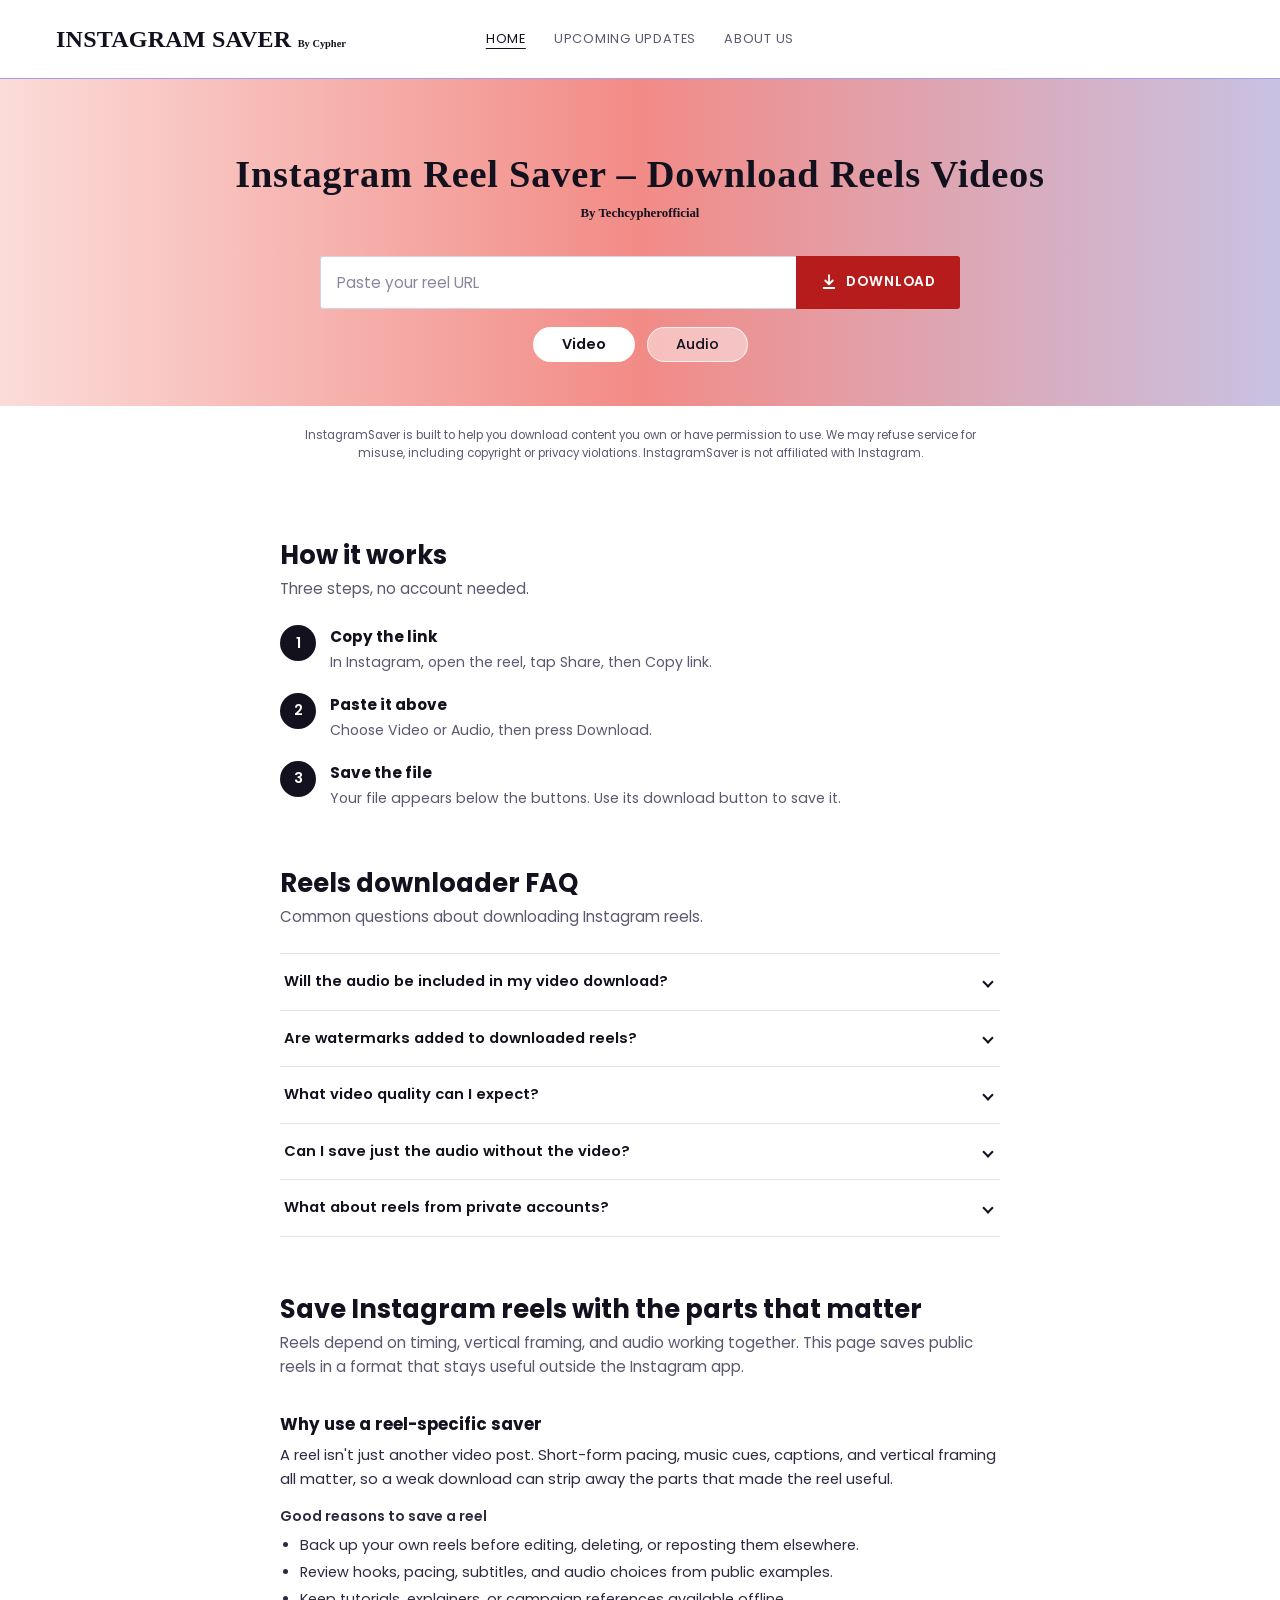
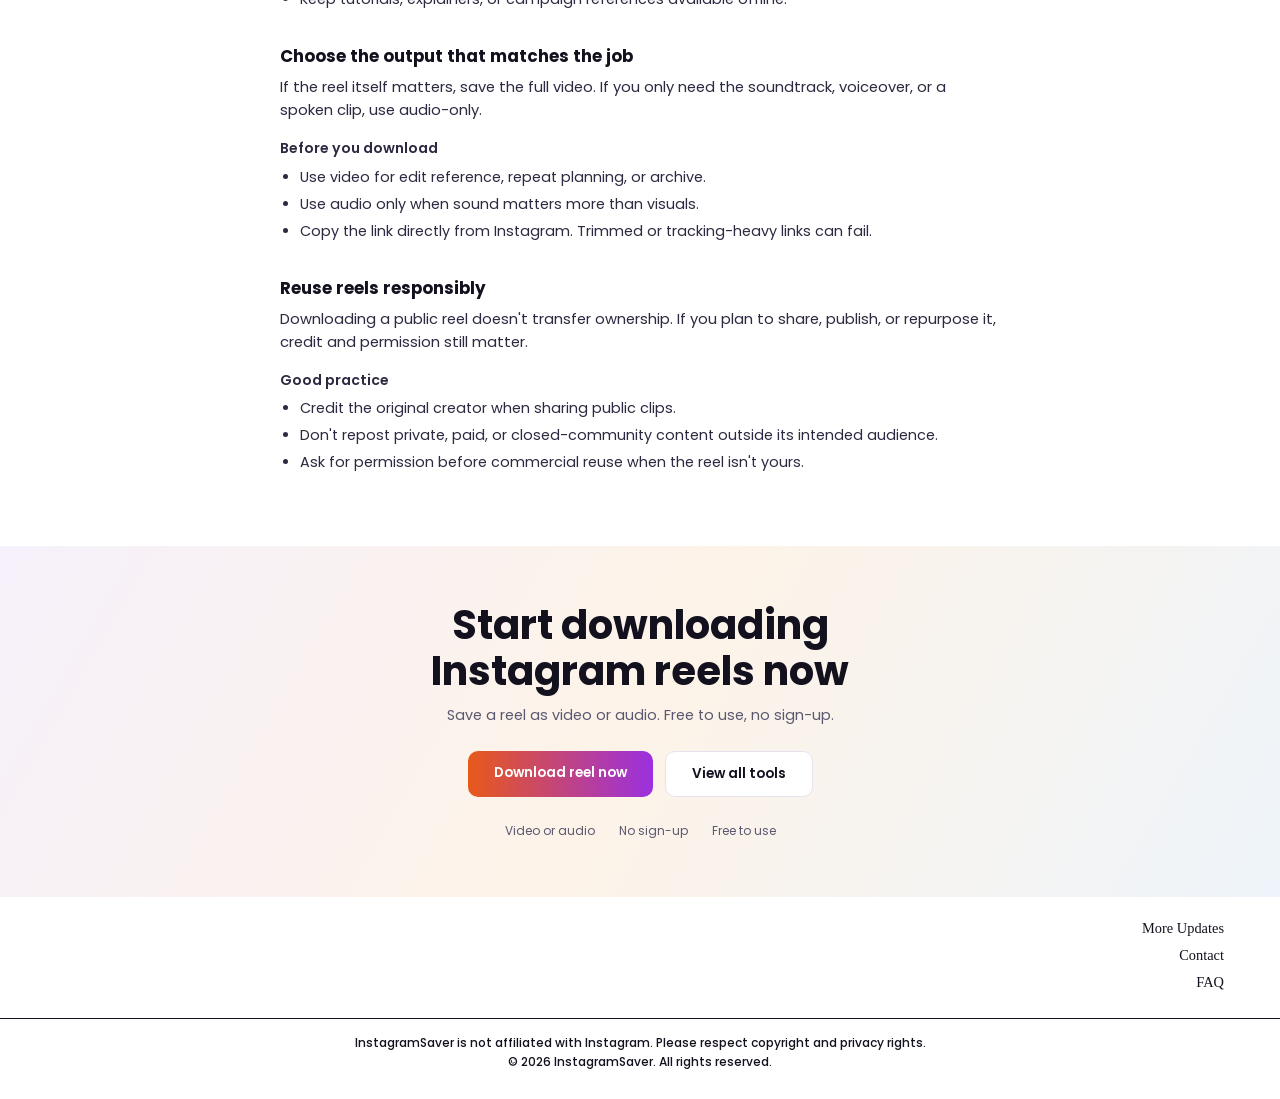
<file: index.html>
<!DOCTYPE html>
<html lang="en">
<head>
  <meta name="google-site-verification" content="kC2HKuC-DLWvuDp8GVmIfzFWY_JKOBkTuTOyEQKfMyM" />
<meta charset="utf-8">
<meta name="viewport" content="width=device-width, initial-scale=1">
<title>Instagram Reel Saver – Download Reels as MP4 & MP3</title>
  <meta name="description" content="Download Instagram Reels videos in HD MP4 or extract audio in MP3. Fast, free and easy-to-use Instagram Reel Saver.Built for content you own or have permission to use">
  <link rel="canonical" href="https://instagramsaver.techcypher.workers.dev/">
<link rel="icon" href="favicon.svg" type="image/svg+xml">
<link rel="preconnect" href="https://fonts.googleapis.com">
<link rel="preconnect" href="https://fonts.gstatic.com" crossorigin>
<link href="https://fonts.googleapis.com/css2?family=Poppins:wght@400;500;600;700&display=swap" rel="stylesheet">
<link rel="stylesheet" href="style.css">
</head>
<body>

<header class="site-header">
  <a class="brand" href="index.html">INSTAGRAM SAVER <small>By Cypher</small></a>
  <nav class="nav" aria-label="Main">
    <a href="index.html" aria-current="page">Home</a>
    <a href="updates.html">Upcoming Updates</a>
    <a href="about.html">About Us</a>
  </nav>
</header>

<main>
  <section class="hero" id="top">
   <h1>Instagram Reel Saver – Download Reels Videos</h1>
    <p class="byline">By Techcypherofficial</p>

    <form id="saver-form" class="saver" novalidate>
      <label for="url" class="sr-only">Instagram reel URL</label>
      <input id="url" name="url" type="url" inputmode="url" placeholder="Paste your reel URL" autocomplete="off">
      <button type="submit" class="btn-download">
        <svg width="18" height="18" viewBox="0 0 24 24" aria-hidden="true"><path d="M12 3v12m0 0-5-5m5 5 5-5M5 20h14" fill="none" stroke="currentColor" stroke-width="2.4" stroke-linecap="round" stroke-linejoin="round"/></svg>
        Download
      </button>
    </form>

    <div class="mode" role="group" aria-label="Output type">
      <button type="button" data-mode="video" aria-pressed="true">Video</button>
      <button type="button" data-mode="audio" aria-pressed="false">Audio</button>
    </div>

    <div id="result" class="result" aria-live="polite" hidden></div>
  </section>

  <p class="notice">
    InstagramSaver is built to help you download content you own or have permission to use.
    We may refuse service for misuse, including copyright or privacy violations.
    InstagramSaver is not affiliated with Instagram.
  </p>

  <section class="section">
    <h2>How it works</h2>
    <p class="lede">Three steps, no account needed.</p>
    <ol class="steps">
      <li><span class="n">1</span><div><strong>Copy the link</strong><span class="d">In Instagram, open the reel, tap Share, then Copy link.</span></div></li>
      <li><span class="n">2</span><div><strong>Paste it above</strong><span class="d">Choose Video or Audio, then press Download.</span></div></li>
      <li><span class="n">3</span><div><strong>Save the file</strong><span class="d">Your file appears below the buttons. Use its download button to save it.</span></div></li>
    </ol>
  </section>

  <section class="section faq" id="faq">
    <h2>Reels downloader FAQ</h2>
    <p class="lede">Common questions about downloading Instagram reels.</p>

    <details>
      <summary>Will the audio be included in my video download?</summary>
      <p>Yes. The video file keeps the reel's own audio, including music and voiceover. To save only the sound, switch to the Audio tab.</p>
    </details>
    <details>
      <summary>Are watermarks added to downloaded reels?</summary>
      <p>This site doesn't add its own watermark or branding to your file.</p>
    </details>
    <details>
      <summary>What video quality can I expect?</summary>
      <p>You get the quality the creator uploaded and Instagram makes available. We don't re-encode files, so some reels will be lower resolution than others.</p>
    </details>
    <details>
      <summary>Can I save just the audio without the video?</summary>
      <p>Yes. Choose Audio, paste the link, and download the reel's soundtrack or voiceover as an audio file.</p>
    </details>
    <details>
      <summary>What about reels from private accounts?</summary>
      <p>Private accounts aren't supported. Only public reels can be saved.</p>
    </details>
  </section>

  <section class="section">
    <h2>Save Instagram reels with the parts that matter</h2>
    <p class="lede">Reels depend on timing, vertical framing, and audio working together. This page saves public reels in a format that stays useful outside the Instagram app.</p>

    <h3>Why use a reel-specific saver</h3>
    <p>A reel isn't just another video post. Short-form pacing, music cues, captions, and vertical framing all matter, so a weak download can strip away the parts that made the reel useful.</p>
    <p class="list-label">Good reasons to save a reel</p>
    <ul>
      <li>Back up your own reels before editing, deleting, or reposting them elsewhere.</li>
      <li>Review hooks, pacing, subtitles, and audio choices from public examples.</li>
      <li>Keep tutorials, explainers, or campaign references available offline.</li>
    </ul>

    <h3>Choose the output that matches the job</h3>
    <p>If the reel itself matters, save the full video. If you only need the soundtrack, voiceover, or a spoken clip, use audio-only.</p>
    <p class="list-label">Before you download</p>
    <ul>
      <li>Use video for edit reference, repeat planning, or archive.</li>
      <li>Use audio only when sound matters more than visuals.</li>
      <li>Copy the link directly from Instagram. Trimmed or tracking-heavy links can fail.</li>
    </ul>

    <h3>Reuse reels responsibly</h3>
    <p>Downloading a public reel doesn't transfer ownership. If you plan to share, publish, or repurpose it, credit and permission still matter.</p>
    <p class="list-label">Good practice</p>
    <ul>
      <li>Credit the original creator when sharing public clips.</li>
      <li>Don't repost private, paid, or closed-community content outside its intended audience.</li>
      <li>Ask for permission before commercial reuse when the reel isn't yours.</li>
    </ul>
  </section>

  <section class="cta-band">
    <h2>Start downloading Instagram reels now</h2>
    <p>Save a reel as video or audio. Free to use, no sign-up.</p>
    <div class="cta-actions">
      <a class="btn-grad" href="#saver-form">Download reel now</a>
      <a class="btn-ghost" href="updates.html">View all tools</a>
    </div>
    <ul class="cta-points">
      <li>Video or audio</li>
      <li>No sign-up</li>
      <li>Free to use</li>
    </ul>
  </section>
</main>

<footer class="site-footer">
  <ul class="footer-links">
    <li><a href="updates.html">More Updates</a></li>
    <li><a href="about.html#contact">Contact</a></li>
    <li><a href="index.html#faq">FAQ</a></li>
  </ul>
  <p class="legal">InstagramSaver is not affiliated with Instagram. Please respect copyright and privacy rights.<br>© 2026 InstagramSaver. All rights reserved.</p>
</footer>

<script src="script.js"></script>
</body>
</html>
</file>
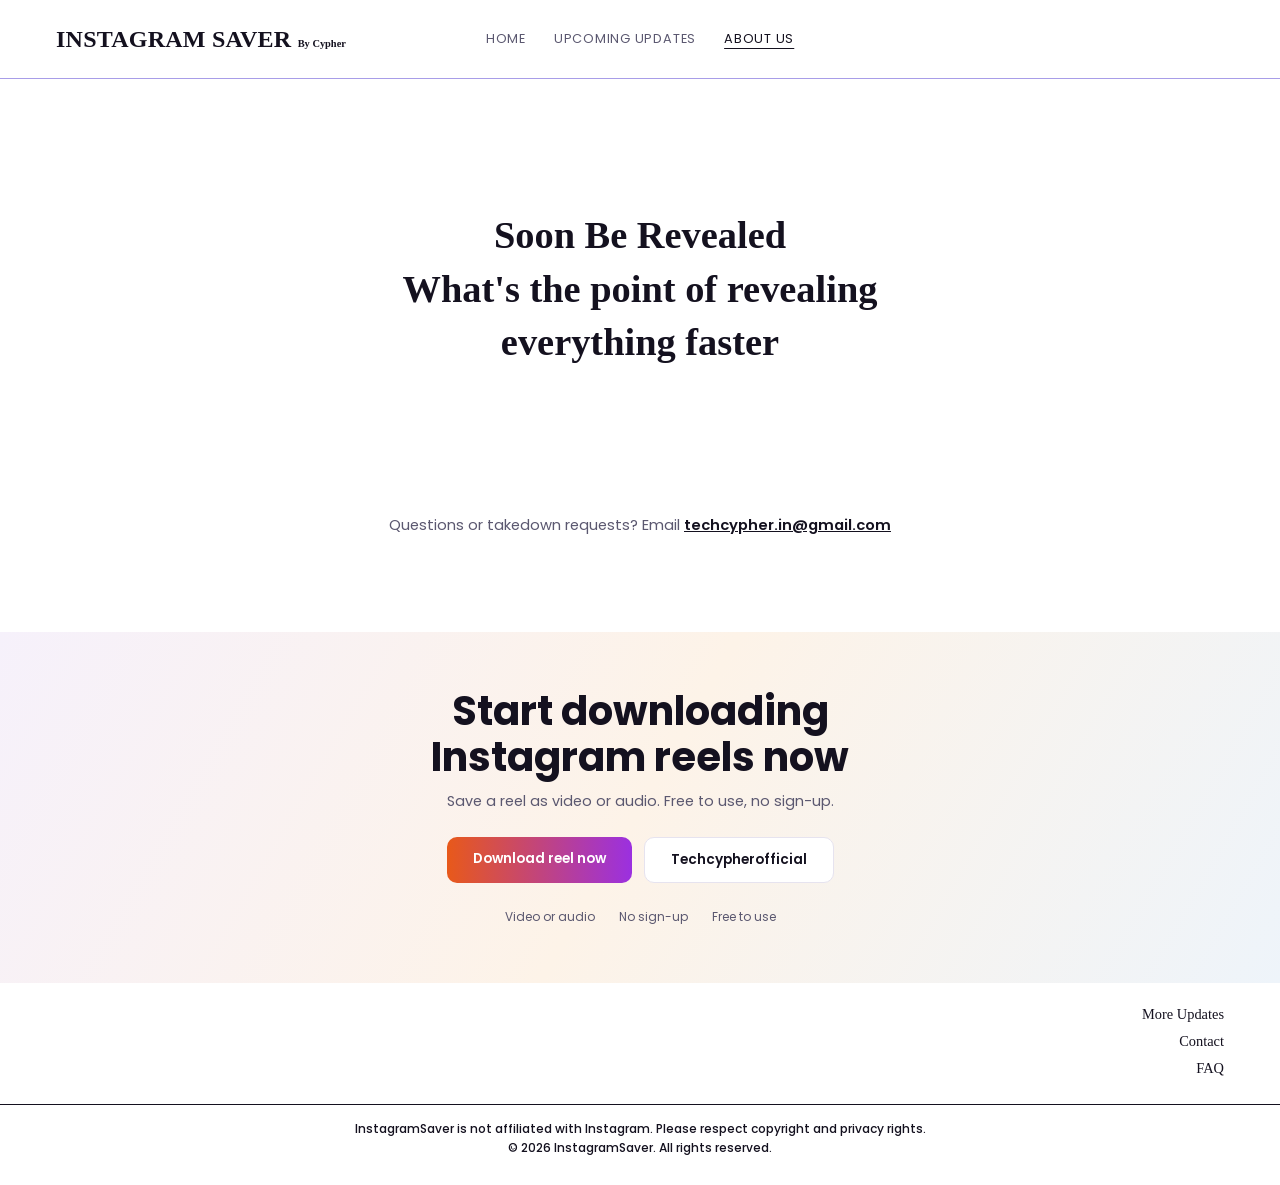
<file: about.html>
<!DOCTYPE html>
<html lang="en">
<head>
<meta charset="utf-8">
<meta name="viewport" content="width=device-width, initial-scale=1">
<title>About Us – Instagram Saver</title>
<meta name="description" content="About Instagram Saver by Cypher.">
<link rel="icon" href="favicon.svg" type="image/svg+xml">
<link rel="preconnect" href="https://fonts.googleapis.com">
<link rel="preconnect" href="https://fonts.gstatic.com" crossorigin>
<link href="https://fonts.googleapis.com/css2?family=Poppins:wght@400;500;600;700&display=swap" rel="stylesheet">
<link rel="stylesheet" href="style.css">
</head>
<body>

<header class="site-header">
  <a class="brand" href="index.html">INSTAGRAM SAVER <small>By Cypher</small></a>
  <nav class="nav" aria-label="Main">
    <a href="index.html">Home</a>
    <a href="updates.html">Upcoming Updates</a>
    <a href="about.html" aria-current="page">About Us</a>
  </nav>
</header>

<main>
  <section class="about">
    <h1>Soon Be Revealed<br>What's the point of revealing<br>everything faster</h1>
  </section>

  <section class="contact" id="contact">
    <p>Questions or takedown requests? Email <a href="mailto:your-email@example.com">techcypher.in@gmail.com</a></p>
  </section>

  <section class="cta-band">
    <h2>Start downloading Instagram reels now</h2>
    <p>Save a reel as video or audio. Free to use, no sign-up.</p>
    <div class="cta-actions">
      <a class="btn-grad" href="index.html#saver-form">Download reel now</a>
      <a class="btn-ghost" href="updates.html">Techcypherofficial</a>
    </div>
    <ul class="cta-points">
      <li>Video or audio</li>
      <li>No sign-up</li>
      <li>Free to use</li>
    </ul>
  </section>
</main>

<footer class="site-footer">
  <ul class="footer-links">
    <li><a href="updates.html">More Updates</a></li>
    <li><a href="about.html#contact">Contact</a></li>
    <li><a href="index.html#faq">FAQ</a></li>
  </ul>
  <p class="legal">InstagramSaver is not affiliated with Instagram. Please respect copyright and privacy rights.<br>© 2026 InstagramSaver. All rights reserved.</p>
</footer>

</body>
</html>
</file>
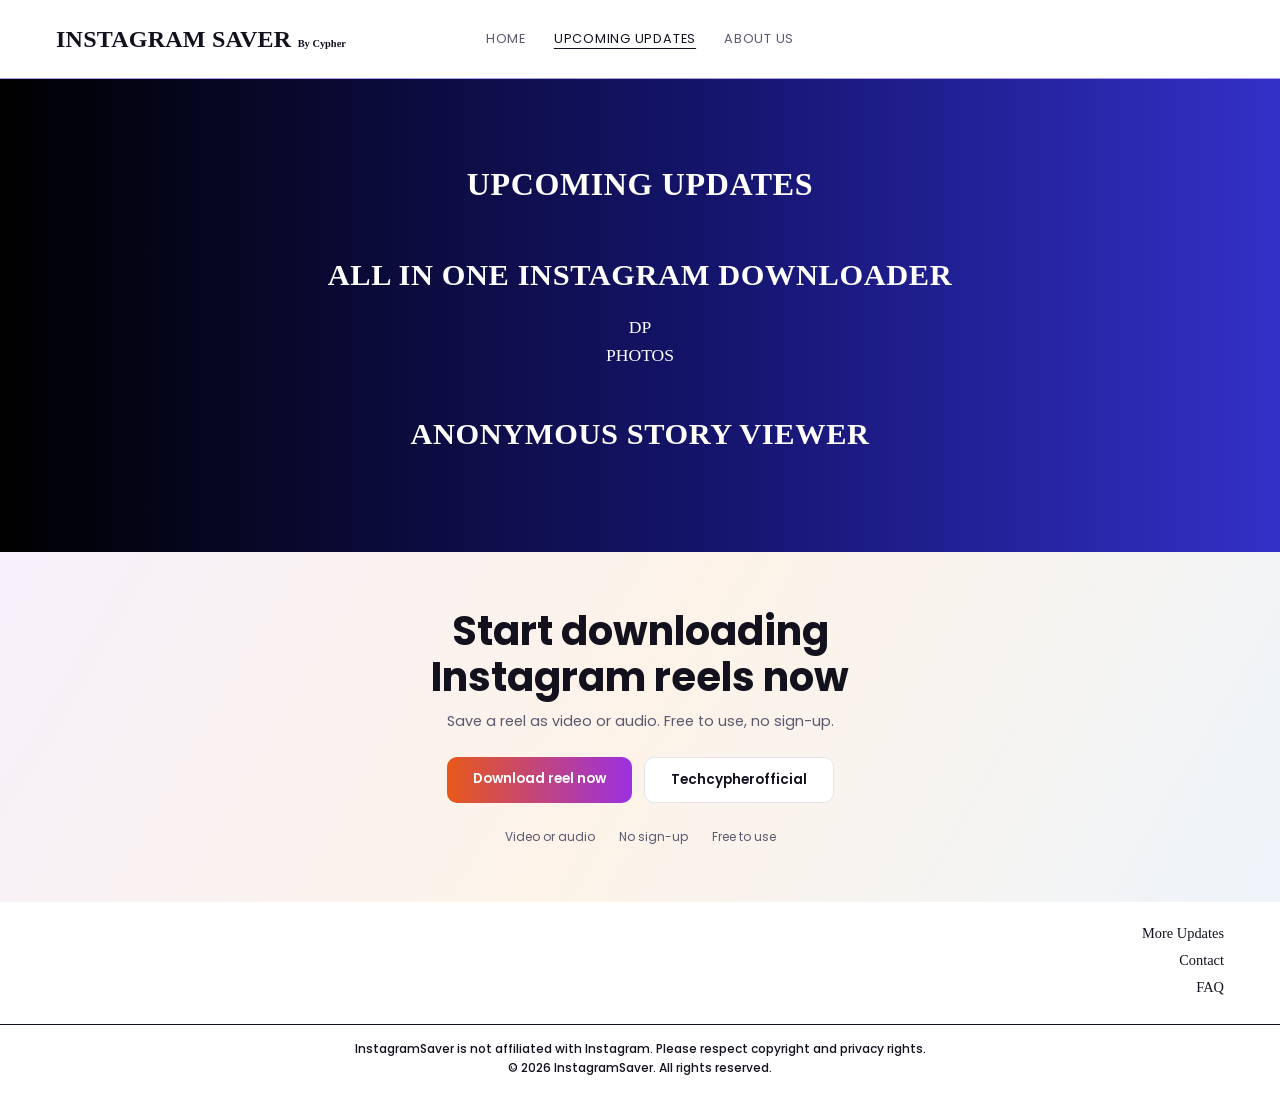
<file: updates.html>
<!DOCTYPE html>
<html lang="en">
<head>
<meta charset="utf-8">
<meta name="viewport" content="width=device-width, initial-scale=1">
<title>Upcoming Updates – Instagram Saver</title>
<meta name="description" content="What's coming next to Instagram Saver.">
<link rel="icon" href="favicon.svg" type="image/svg+xml">
<link rel="preconnect" href="https://fonts.googleapis.com">
<link rel="preconnect" href="https://fonts.gstatic.com" crossorigin>
<link href="https://fonts.googleapis.com/css2?family=Poppins:wght@400;500;600;700&display=swap" rel="stylesheet">
<link rel="stylesheet" href="style.css">
</head>
<body>

<header class="site-header">
  <a class="brand" href="index.html">INSTAGRAM SAVER <small>By Cypher</small></a>
  <nav class="nav" aria-label="Main">
    <a href="index.html">Home</a>
    <a href="updates.html" aria-current="page">Upcoming Updates</a>
    <a href="about.html">About Us</a>
  </nav>
</header>

<main>
  <section class="updates">
    <h1>UPCOMING UPDATES</h1>
    <h2>ALL IN ONE INSTAGRAM DOWNLOADER</h2>
    <ul>
      <li>DP</li>
      <li>PHOTOS</li>
    </ul>
    <h2>ANONYMOUS STORY VIEWER</h2>
  </section>

  <section class="cta-band" style="margin-top:0">
    <h2>Start downloading Instagram reels now</h2>
    <p>Save a reel as video or audio. Free to use, no sign-up.</p>
    <div class="cta-actions">
      <a class="btn-grad" href="index.html#saver-form">Download reel now</a>
      <a class="btn-ghost" href="updates.html">Techcypherofficial</a>
    </div>
    <ul class="cta-points">
      <li>Video or audio</li>
      <li>No sign-up</li>
      <li>Free to use</li>
    </ul>
  </section>
</main>

<footer class="site-footer">
  <ul class="footer-links">
    <li><a href="updates.html">More Updates</a></li>
    <li><a href="about.html#contact">Contact</a></li>
    <li><a href="index.html#faq">FAQ</a></li>
  </ul>
  <p class="legal">InstagramSaver is not affiliated with Instagram. Please respect copyright and privacy rights.<br>© 2026 InstagramSaver. All rights reserved.</p>
</footer>

</body>
</html>
</file>
<file: style.css>
:root{
  --ink:#14111f;
  --muted:#5b5870;
  --line:#e6e3ef;
  --red:#b71c1c;
  --red-dark:#8f1414;
  --navy:#3730c8;
  --orange:#e8591a;
  --purple:#9b30e0;
  --font-body:"Poppins",system-ui,-apple-system,"Segoe UI",Roboto,sans-serif;
  --font-serif:"Times New Roman",Times,serif;
}

*,*::before,*::after{box-sizing:border-box}
html{scroll-behavior:smooth}
body{margin:0;font-family:var(--font-body);color:var(--ink);background:#fff;line-height:1.6;-webkit-font-smoothing:antialiased}
img{max-width:100%;display:block}
a{color:inherit}
.sr-only{position:absolute;width:1px;height:1px;overflow:hidden;clip:rect(0 0 0 0);white-space:nowrap}
:focus-visible{outline:3px solid var(--navy);outline-offset:3px}
@media (prefers-reduced-motion:reduce){html{scroll-behavior:auto}*{transition:none!important}}

/* ---------- Header ---------- */
.site-header{display:grid;grid-template-columns:1fr auto 1fr;align-items:center;gap:12px 32px;padding:20px clamp(16px,5vw,56px);border-bottom:1px solid #a89de8;background:#fff}
.site-header::after{content:""}
.brand{font-family:var(--font-serif);font-weight:700;font-size:1.5rem;letter-spacing:.01em;text-decoration:none;white-space:nowrap}
.brand small{font-size:.65rem;font-weight:700;letter-spacing:0}
.nav{display:flex;gap:28px;flex-wrap:wrap;justify-content:center}
.nav a{font-size:.8rem;letter-spacing:.06em;text-transform:uppercase;text-decoration:none;color:var(--muted)}
.nav a:hover{color:var(--ink)}
.nav a[aria-current="page"]{color:var(--ink);text-decoration:underline;text-underline-offset:5px}
@media (max-width:760px){
  .site-header{grid-template-columns:1fr;justify-items:center;text-align:center}
  .site-header::after{display:none}
  .nav{gap:18px}
}

/* ---------- Hero / downloader ---------- */
.hero{background:linear-gradient(90deg,#fbdcd9 0%,#f28b86 50%,#c8c2e2 100%);padding:clamp(40px,7vw,72px) 20px 44px;text-align:center}
.hero h1{font-family:var(--font-serif);font-size:clamp(1.6rem,4.5vw,2.4rem);margin:0;letter-spacing:.02em;line-height:1.2}
.byline{font-family:var(--font-serif);font-weight:700;font-size:.8rem;margin:6px 0 32px}
.saver{display:flex;max-width:640px;margin:0 auto}
.saver input{flex:1;min-width:0;padding:14px 16px;border:1px solid #d6d2e2;border-right:0;font:400 .95rem var(--font-body);background:#fff;color:var(--ink);border-radius:3px 0 0 3px}
.saver input::placeholder{color:#8a869c}
.btn-download{display:inline-flex;align-items:center;gap:8px;padding:0 24px;background:var(--red);color:#fff;border:0;font:600 .85rem var(--font-body);letter-spacing:.06em;text-transform:uppercase;cursor:pointer;border-radius:0 3px 3px 0;transition:background .15s}
.btn-download:hover{background:var(--red-dark)}
.btn-download:disabled{opacity:.7;cursor:wait}
@media (max-width:520px){
  .saver{flex-direction:column;gap:10px}
  .saver input{border-right:1px solid #d6d2e2;border-radius:3px}
  .btn-download{justify-content:center;padding:14px 24px;border-radius:3px}
}

.mode{display:flex;justify-content:center;gap:12px;margin-top:18px}
.mode button{font:500 .9rem var(--font-body);padding:6px 28px;border-radius:999px;border:1px solid rgba(255,255,255,.75);background:rgba(255,255,255,.45);color:var(--ink);cursor:pointer;transition:background .15s}
.mode button:hover{background:rgba(255,255,255,.75)}
.mode button[aria-pressed="true"]{background:#fff;font-weight:600}

.result{max-width:640px;margin:24px auto 0;background:#fff;border:1px solid var(--ink);border-radius:14px;padding:16px;text-align:left}
.result[hidden]{display:none}
.result.is-error{border-color:var(--red);color:var(--red-dark);font-size:.9rem}
.result.is-loading{font-size:.9rem;color:var(--muted)}
.result-row{display:flex;gap:14px;align-items:center;margin-bottom:14px}
.result-thumb{width:72px;height:96px;object-fit:cover;border-radius:8px;background:#eee}
.result-title{margin:0;font-weight:600;font-size:.95rem;overflow-wrap:anywhere}
.result-author{margin:2px 0 0;font-size:.8rem;color:var(--muted)}
.result-note{margin:0;font-size:.85rem;color:var(--muted)}

/* ---------- Buttons shared ---------- */
.btn-grad{display:inline-block;background:linear-gradient(90deg,var(--orange),var(--purple));color:#fff;padding:12px 26px;border-radius:10px;font:600 .85rem var(--font-body);text-decoration:none;text-align:center}
.btn-grad:hover{filter:brightness(1.06)}
.btn-ghost{display:inline-block;background:#fff;border:1px solid var(--line);color:var(--ink);padding:12px 26px;border-radius:10px;font:600 .85rem var(--font-body);text-decoration:none}
.btn-ghost:hover{border-color:#bdb8d2}
.result-link{display:block}

/* ---------- Content sections ---------- */
.notice{max-width:760px;margin:0 auto;padding:20px;text-align:center;font-size:.72rem;color:var(--muted)}
.section{max-width:760px;margin:0 auto;padding:56px 20px 0}
.section h2{font-size:1.6rem;line-height:1.25;margin:0 0 6px}
.section .lede{margin:0 0 24px;color:var(--muted);font-size:.95rem}
.section h3{font-size:1.05rem;margin:32px 0 6px}
.section p{margin:0 0 12px;font-size:.92rem;color:#2c2940}
.section ul{margin:6px 0 0;padding-left:20px;font-size:.9rem;color:#2c2940}
.section li{margin-bottom:4px}
.section .list-label{font-weight:600;font-size:.88rem;margin:14px 0 0}

.steps{list-style:none;margin:0;padding:0;display:grid;gap:18px}
.steps li{display:grid;grid-template-columns:36px 1fr;gap:14px;align-items:start;margin:0}
.steps .n{width:36px;height:36px;border-radius:50%;background:var(--ink);color:#fff;display:grid;place-items:center;font-weight:600;font-size:.9rem}
.steps strong{display:block;font-size:.95rem}
.steps span.d{font-size:.88rem;color:var(--muted)}

/* FAQ */
.faq details{border-bottom:1px solid var(--line)}
.faq details:first-of-type{border-top:1px solid var(--line)}
.faq summary{list-style:none;cursor:pointer;display:flex;justify-content:space-between;align-items:center;gap:16px;padding:16px 4px;font-weight:600;font-size:.92rem}
.faq summary::-webkit-details-marker{display:none}
.faq summary::after{content:"";width:8px;height:8px;border-right:2px solid var(--ink);border-bottom:2px solid var(--ink);transform:rotate(45deg);transition:transform .2s;flex:none;margin-right:4px}
.faq details[open] summary::after{transform:rotate(-135deg)}
.faq details p{padding:0 4px 16px;margin:0;font-size:.88rem;color:var(--muted)}

/* ---------- CTA band ---------- */
.cta-band{margin-top:72px;padding:56px 20px;text-align:center;background:linear-gradient(120deg,#f6f1fb 0%,#fdf3e8 50%,#eef4fa 100%)}
.cta-band h2{margin:0 auto 10px;max-width:520px;font-size:clamp(1.8rem,4vw,2.5rem);line-height:1.15;font-weight:700}
.cta-band p{margin:0 auto 24px;max-width:460px;color:var(--muted);font-size:.9rem}
.cta-actions{display:flex;flex-wrap:wrap;gap:12px;justify-content:center}
.cta-points{list-style:none;display:flex;flex-wrap:wrap;gap:8px 24px;justify-content:center;margin:24px 0 0;padding:0;font-size:.75rem;color:var(--muted)}

/* ---------- Footer ---------- */
.site-footer{padding:20px 0 28px}
.footer-links{list-style:none;margin:0 clamp(16px,5vw,56px) 24px auto;padding:0;width:max-content;font-family:var(--font-serif);font-size:.9rem;display:grid;gap:4px;text-align:right}
.footer-links a{text-decoration:none}
.footer-links a:hover{text-decoration:underline}
.legal{margin:0;padding:14px 20px 0;border-top:1px solid var(--ink);text-align:center;font-size:.75rem;font-weight:500}

/* ---------- Upcoming updates ---------- */
.updates{background:linear-gradient(90deg,#000 0%,#14146b 55%,#3330c8 100%);color:#fff;padding:clamp(48px,8vw,80px) 20px;min-height:420px;text-align:center;font-family:var(--font-serif)}
.updates h1{font-size:clamp(1.5rem,4vw,2rem);margin:0 0 40px;letter-spacing:.02em}
.updates h2{font-size:clamp(1.3rem,3.6vw,1.9rem);margin:0 0 14px;letter-spacing:.02em}
.updates ul{list-style:none;padding:0;margin:0 0 40px;font-size:1.1rem}

/* ---------- About ---------- */
.about{min-height:420px;display:grid;place-items:center;padding:60px 20px;text-align:center;font-family:var(--font-serif)}
.about h1{font-size:clamp(1.8rem,5vw,2.4rem);line-height:1.4;margin:0;max-width:640px}
.contact{max-width:760px;margin:0 auto;padding:0 20px 8px;text-align:center;font-size:.92rem;color:var(--muted)}
.contact a{color:var(--ink);font-weight:600}


/* ---------- In-page video and audio players ---------- */
.result.is-ready {
  max-width: 760px;
}

.result-media {
  width: 100%;
  margin: 4px 0 16px;
  overflow: hidden;
  border-radius: 12px;
  background: #111;
}

.result-video {
  display: block;
  width: 100%;
  max-height: min(75vh, 760px);
  aspect-ratio: 9 / 16;
  object-fit: contain;
  margin: 0 auto;
  background: #111;
}

.result-audio-wrap {
  display: grid;
  gap: 12px;
  padding: 18px;
  background: linear-gradient(120deg, #fff2f5, #f5edff);
  border: 1px solid #eaddec;
  border-radius: 12px;
  margin: 4px 0 16px;
}

.result-audio-heading {
  display: flex;
  align-items: center;
  gap: 12px;
  min-width: 0;
  font-weight: 600;
}

.result-audio-icon {
  width: 44px;
  height: 44px;
  flex: 0 0 44px;
  display: grid;
  place-items: center;
  border-radius: 10px;
  color: #fff;
  background: linear-gradient(135deg, var(--orange), var(--purple));
  font-size: 1.25rem;
}

.result-audio {
  display: block;
  width: 100%;
  min-height: 42px;
}

.result-media-note {
  margin: -6px 0 14px;
  color: var(--muted);
  font-size: .8rem;
}

.result-link {
  width: 100%;
}

@media (max-width: 520px) {
  .result.is-ready {
    padding: 12px;
  }

  .result-video {
    max-height: 68vh;
  }

  .result-audio-wrap {
    padding: 14px;
  }
}
</file>
